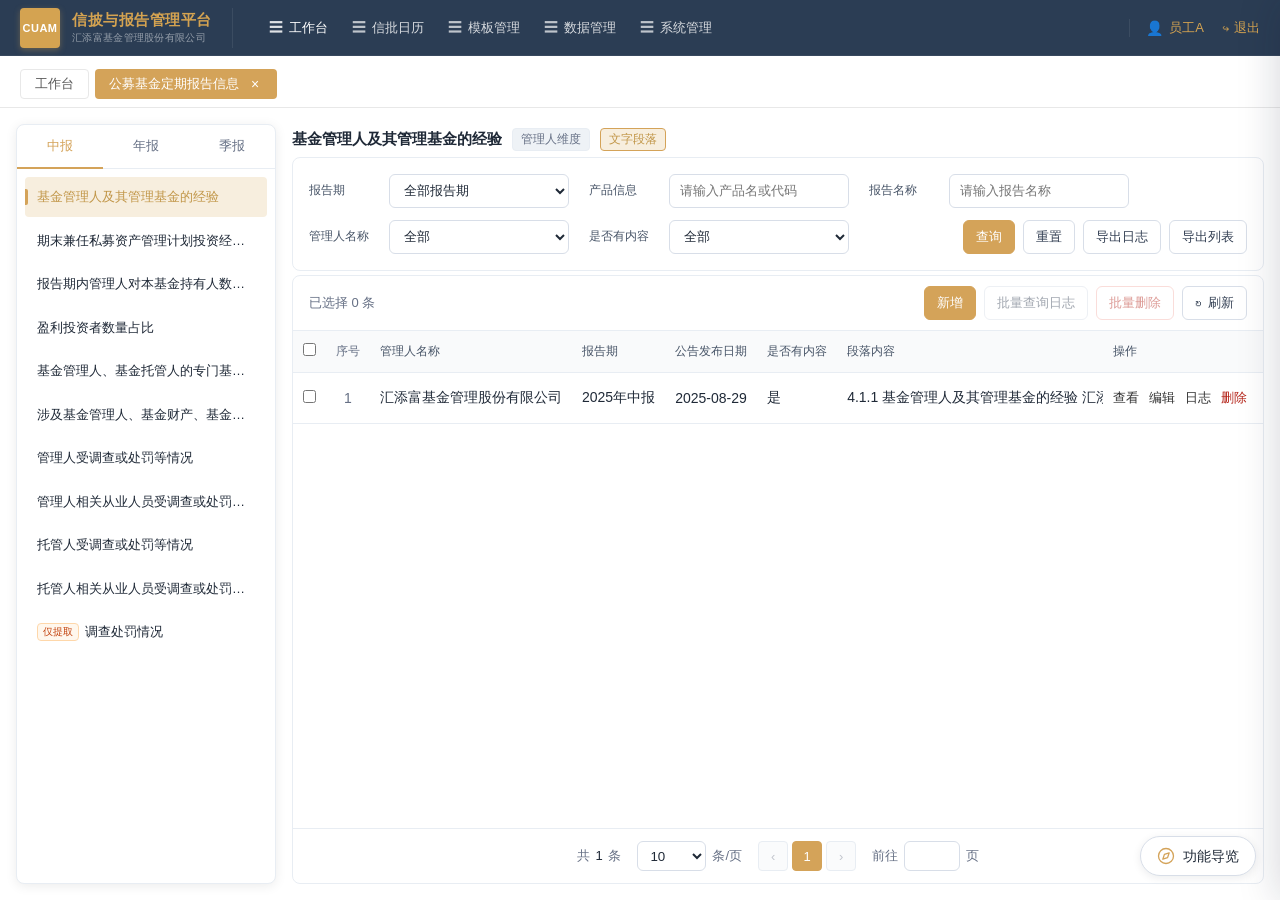
<file: index.html>
<!DOCTYPE html>
<html lang="zh-CN">
<head>
  <meta charset="UTF-8">
  <meta name="viewport" content="width=device-width, initial-scale=1.0">
  <title>公募基金定期报告信息</title>
  <link rel="stylesheet" href="./css/component.css">
  <link rel="stylesheet" href="./css/style.css">
  <link rel="stylesheet" href="./css/report-info.css">
  <link rel="stylesheet" href="./css/demo-nav.css">
</head>
<body>

  <!-- ============================================================
       A. 顶部导航
       ============================================================ -->
  <header class="top-nav-bar">
    <nav class="top-nav">
      <div class="nav-logo">
        <div class="nav-logo-icon">CUAM</div>
        <div class="nav-logo-text">
          <span class="main-title">信披与报告管理平台</span>
          <span class="sub-title">汇添富基金管理股份有限公司</span>
        </div>
      </div>

      <ul class="nav-menu">
        <li class="nav-menu-item active">
          <span class="menu-icon">☰</span>工作台
        </li>
        <li class="nav-menu-item">
          <span class="menu-icon">☰</span>信批日历
        </li>
        <li class="nav-menu-item">
          <span class="menu-icon">☰</span>模板管理
        </li>
        <li class="nav-menu-item">
          <span class="menu-icon">☰</span>数据管理
        </li>
        <li class="nav-menu-item">
          <span class="menu-icon">☰</span>系统管理
        </li>
      </ul>

      <div class="nav-actions">
        <div class="user-info">
          <span class="user-icon">👤</span>
          员工A
        </div>
        <div class="action-btn">
          <span class="action-icon">↪</span>
          退出
        </div>
      </div>
    </nav>
  </header>

  <!-- ============================================================
       B. 系统标签栏
       ============================================================ -->
  <div class="system-tabs-bar" id="tabBar">
    <div class="breadcrumb-trail" aria-label="位置">工作台</div>
    <div class="dynamic-tab-item active" data-tab="report-info">
      <span class="tab-title">公募基金定期报告信息</span>
      <span class="tab-close-icon" title="关闭标签" role="button" aria-label="关闭">×</span>
    </div>
  </div>

  <!-- ============================================================
       C. 业务主体
       ============================================================ -->
  <main class="page-body report-info-page">

    <!-- C.1 左侧：报告章节导航 -->
    <aside class="report-info-nav">
      <div class="report-info-nav__tabs" id="reportInfoNavTabs">
        <!-- 由 js/report-info.js 动态渲染 -->
      </div>
      <div class="report-info-nav__content" id="reportInfoNavContent">
        <!-- 由 js/report-info.js 动态渲染 -->
      </div>
    </aside>

    <!-- C.2 右侧：筛选区 + 表格区 -->
    <div class="report-info-main">

      <!-- 章节小标题 -->
      <section class="report-info-section-title">
        <div class="report-info-section-title__inner">
          <h2 class="report-info-content__title" id="reportInfoSheetTitle">—</h2>
          <span class="report-info-dimension-tag" id="reportInfoDimensionTag"></span>
          <span class="report-info-dimension-tag report-info-dimension-tag--content" id="reportInfoContentTypeTag"></span>
        </div>
      </section>

      <!-- 筛选区 -->
      <div class="filter-section">
        <section class="panel filters">
          <div class="filter-grid filter-grid--simple">
            <div class="field">
              <label for="reportPeriod">报告期</label>
              <select id="reportPeriod" class="control filter-select">
                <option value="">全部报告期</option>
              </select>
            </div>
            <div class="field">
              <label for="productInfo">产品信息</label>
              <input type="text" id="productInfo" class="control filter-input" placeholder="请输入产品名或代码">
            </div>
            <div class="field">
              <label for="reportName">报告名称</label>
              <input type="text" id="reportName" class="control filter-input" placeholder="请输入报告名称">
            </div>
            <div class="field">
              <label for="managerName">管理人名称</label>
              <select id="managerName" class="control filter-select">
                <option value="">全部</option>
              </select>
            </div>
            <div class="field">
              <label for="hasContent">是否有内容</label>
              <select id="hasContent" class="control filter-select">
                <option value="">全部</option>
                <option value="是">是</option>
                <option value="否">否</option>
              </select>
            </div>
            <div class="btn-row">
              <button class="btn primary" id="reportInfoSearchBtn" type="button">查询</button>
              <button class="btn" id="reportInfoResetBtn" type="button">重置</button>
              <button class="btn" id="reportInfoExportLogBtn" type="button">导出日志</button>
              <button class="btn" id="reportInfoExportListBtn" type="button">导出列表</button>
            </div>
          </div>
        </section>
      </div>

      <!-- 表格区 -->
      <section class="panel">
        <div class="table-toolbar">
          <div class="selection-info" id="reportInfoSelectionInfo">已选择 0 条</div>
          <div class="btn-row">
            <button class="btn primary" id="reportInfoAddBtn" type="button">新增</button>
            <button class="btn" id="reportInfoBatchLogBtn" disabled>批量查询日志</button>
            <button class="btn danger" id="reportInfoBatchDeleteBtn" disabled>批量删除</button>
            <button class="btn btn-refresh" id="reportInfoRefreshBtn" title="刷新列表" type="button"><span class="refresh-icon">↻</span> 刷新</button>
          </div>
        </div>
        <div class="table-wrap">
          <table>
            <thead id="reportInfoTableHead">
              <!-- 由 js/report-info.js 动态渲染 -->
            </thead>
            <tbody id="reportInfoTableBody">
              <!-- 由 js/report-info.js 动态渲染 -->
            </tbody>
          </table>
          <div class="empty" id="reportInfoEmpty" hidden>暂无数据</div>
        </div>

        <!-- 分页组件 -->
        <div class="pagination-container" id="reportInfoPagination">
          <div class="pagination-info">
            共 <span class="pagination-total" id="reportInfoPaginationTotal">0</span> 条
          </div>

          <div class="pagination-size">
            <select class="control pagination-size-select" id="reportInfoPageSizeSelect">
              <option value="5">5</option>
              <option value="10" selected>10</option>
              <option value="20">20</option>
              <option value="50">50</option>
            </select>
            <span class="pagination-size-suffix">条/页</span>
          </div>

          <div class="pagination-nav" id="reportInfoPaginationNav">
            <button class="page-btn page-btn-prev" data-page="prev" title="上一页" disabled>‹</button>
            <button class="page-btn active" data-page="1">1</button>
            <button class="page-btn page-btn-next" data-page="next" title="下一页" disabled>›</button>
          </div>

          <div class="pagination-jump">
            前往
            <input type="number" class="control pagination-jump-input" id="reportInfoJumpInput" min="1">
            页
          </div>
        </div>
      </section>

    </div>

  </main>

  <div class="modal-mask" id="recordModalMask">
    <div aria-modal="true" aria-labelledby="recordModalTitle" class="modal record-modal" role="dialog">
      <div class="record-modal__header">
        <h2 id="recordModalTitle">查看记录</h2>
        <button class="btn icon-btn" id="recordModalCloseX" title="关闭" type="button">×</button>
      </div>
      <div class="record-modal__body" id="recordModalBody"></div>
      <div class="modal-actions record-modal__footer">
        <button class="btn" id="recordModalCancelBtn" type="button">取消</button>
        <button class="btn primary" id="recordModalSaveBtn" type="button">保存</button>
      </div>
    </div>
  </div>

  <div class="modal-mask" id="confirmModalMask">
    <div aria-modal="true" aria-labelledby="confirmModalTitle" class="modal confirm-modal" role="dialog">
      <h2 id="confirmModalTitle">确认删除记录</h2>
      <p id="confirmModalBody">确定要删除这条记录吗？</p>
      <div class="modal-actions">
        <button class="btn" id="confirmModalCancelBtn" type="button">取消</button>
        <button class="btn danger" id="confirmModalConfirmBtn" type="button">确认删除</button>
      </div>
    </div>
  </div>

  <div class="toast" id="toast"></div>

  <!-- 功能导览面板挂载点 -->
  <div id="demo-nav-root"></div>

  <script src="./data/report-data.js"></script>
  <script src="./js/report-info.js"></script>
  <script src="./js/demo-nav.js"></script>
</body>
</html>
</file>
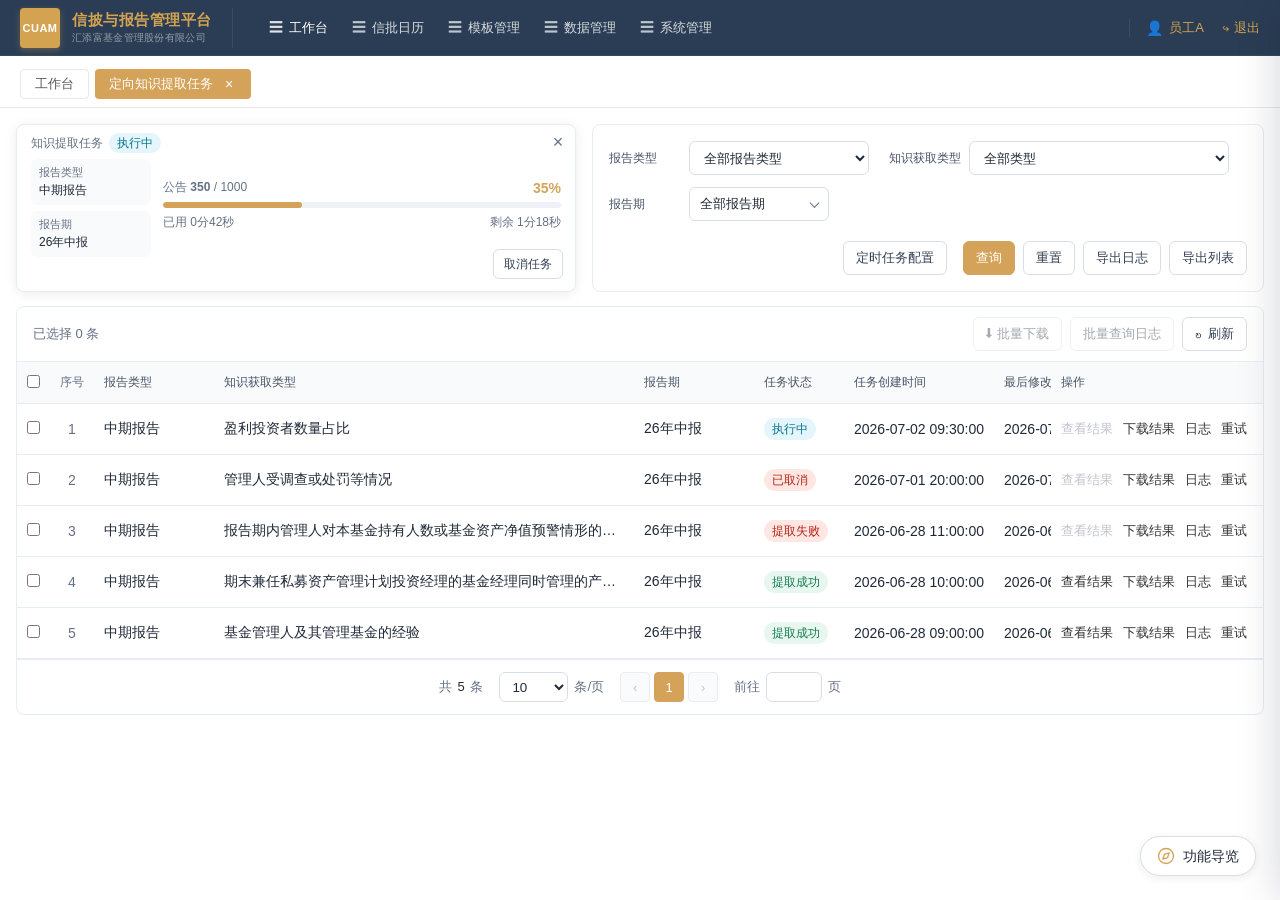
<file: extract-task.html>
<!DOCTYPE html>
<html lang="zh-CN">
<head>
  <meta charset="UTF-8">
  <meta name="viewport" content="width=device-width, initial-scale=1.0">
  <title>信披-定向知识提取任务</title>
  <link rel="stylesheet" href="./css/component.css">
  <link rel="stylesheet" href="./css/style.css">
  <link rel="stylesheet" href="./css/demo-nav.css">
</head>
<body>

  <!-- ============================================================
       A. 顶部导航
       ============================================================ -->
  <header class="top-nav-bar">
    <nav class="top-nav">
      <div class="nav-logo">
        <div class="nav-logo-icon">CUAM</div>
        <div class="nav-logo-text">
          <span class="main-title">信披与报告管理平台</span>
          <span class="sub-title">汇添富基金管理股份有限公司</span>
        </div>
      </div>

      <ul class="nav-menu">
        <li class="nav-menu-item active">
          <span class="menu-icon">☰</span>工作台
        </li>
        <li class="nav-menu-item">
          <span class="menu-icon">☰</span>信批日历
        </li>
        <li class="nav-menu-item">
          <span class="menu-icon">☰</span>模板管理
        </li>
        <li class="nav-menu-item">
          <span class="menu-icon">☰</span>数据管理
        </li>
        <li class="nav-menu-item">
          <span class="menu-icon">☰</span>系统管理
        </li>
      </ul>

      <div class="nav-actions">
        <div class="user-info">
          <span class="user-icon">👤</span>
          员工A
        </div>
        <div class="action-btn">
          <span class="action-icon">↪</span>
          退出
        </div>
      </div>
    </nav>
  </header>

  <!-- ============================================================
       B. 系统标签栏
       ============================================================ -->
  <div class="system-tabs-bar" id="tabBar">
    <div class="breadcrumb-trail" aria-label="位置">工作台</div>
    <div class="dynamic-tab-item active" data-tab="extract">
      <span class="tab-title">定向知识提取任务</span>
      <span class="tab-close-icon" title="关闭标签" role="button" aria-label="关闭">×</span>
    </div>
  </div>

  <!-- ============================================================
       C. 业务主体
       ============================================================ -->
  <main class="page-body">

    <!-- C.1 筛选区 + 正在执行任务面板 -->
    <div class="filter-section">
      <!-- 正在执行任务面板 -->
      <aside class="task-panel" id="taskPanel" aria-live="polite">
        <button class="task-panel-close" id="taskPanelCloseBtn" type="button" aria-label="关闭正在执行任务">×</button>
        <div class="task-panel-header">
          <span class="task-panel-title">知识提取任务</span>
          <span class="task-panel-status" id="taskPanelStatus">执行中</span>
        </div>
        <div class="task-panel-body">
          <div class="task-panel-main">
            <div class="task-panel-info">
              <div class="task-panel-row">
                <span class="task-panel-label">报告类型</span>
                <span class="task-panel-value" id="taskReportType">--</span>
              </div>
              <div class="task-panel-row">
                <span class="task-panel-label">报告期</span>
                <span class="task-panel-value" id="taskReportPeriod">--</span>
              </div>
            </div>
            <div class="task-panel-progress">
              <div class="task-panel-progress-meta">
                <span>公告 <strong id="taskProcessed">0</strong> / <span id="taskTotal">0</span></span>
                <span class="task-panel-percent" id="taskPercent">0%</span>
              </div>
              <div class="task-panel-progress-bar">
                <div class="task-panel-progress-fill" id="taskProgressFill"></div>
              </div>
              <div class="task-panel-progress-meta">
                <span>已用 <span id="taskElapsed">0分00秒</span></span>
                <span>剩余 <span id="taskRemaining">计算中</span></span>
              </div>
            </div>
          </div>
          <div class="task-panel-actions">
            <button class="btn" id="taskCancelBtn">取消任务</button>
          </div>
        </div>
      </aside>

      <section class="panel filters">
        <div class="filter-grid filter-grid--simple">
          <div class="field">
            <label for="reportType">报告类型</label>
            <select id="reportType" class="control filter-select">
              <option value="">全部报告类型</option>
              <option value="quarterly">季度报告</option>
              <option value="semiAnnual">中期报告</option>
              <option value="annual">年度报告</option>
            </select>
          </div>
          <div class="field knowledge-type-field">
            <label for="knowledgeType">知识获取类型</label>
            <select id="knowledgeType" class="control filter-select filter-select--wide">
              <option value="">全部类型</option>
              <option value="1">基金管理人及其管理基金的经验</option>
              <option value="2">期末兼任私募资产管理计划投资经理的基金经理同时管理的产品情况</option>
              <option value="3">报告期内管理人对本基金持有人数或基金资产净值预警情形的说明</option>
              <option value="4">盈利投资者数量占比</option>
              <option value="5">基金管理人、基金托管人的专门基金托管部门的重大人事变动</option>
              <option value="6">涉及基金管理人、基金财产、基金托管业务的诉讼</option>
              <option value="7">管理人受调查或处罚等情况</option>
              <option value="8">管理人相关从业人员受调查或处罚等情况</option>
              <option value="9">托管人受调查或处罚等情况</option>
              <option value="10">托管人相关从业人员受调查或处罚等情况</option>
            </select>
          </div>
          <div class="field report-period-field">
            <label for="reportPeriod">报告期</label>
            <div class="custom-select" id="reportPeriodDropdown">
              <input type="hidden" id="reportPeriod" value="">
              <button class="control custom-select__trigger" id="reportPeriodTrigger" type="button">全部报告期</button>
              <div class="custom-select__menu" id="reportPeriodMenu"></div>
            </div>
          </div>
          <div class="btn-row">
            <button class="btn schedule-btn" id="scheduleBtn">定时任务配置</button>
            <button class="btn primary" id="searchBtn">查询</button>
            <button class="btn" id="resetBtn">重置</button>
            <button class="btn" id="exportLogBtn">导出日志</button>
            <button class="btn" id="exportListBtn">导出列表</button>
          </div>
        </div>
      </section>
    </div>

    <!-- C.2 列表区 -->
    <section class="panel">
      <div class="table-toolbar">
        <div class="selection-info" id="selectionInfo">已选择 0 条</div>
        <div class="btn-row">
          <button class="btn" id="batchExportBtn" disabled>⬇ 批量下载</button>
          <button class="btn" id="batchLogBtn" disabled>批量查询日志</button>
          <button class="btn btn-refresh" id="refreshBtn" title="刷新列表"><span class="refresh-icon">↻</span> 刷新</button>
        </div>
      </div>

      <div class="table-wrap">
        <table>
          <thead>
            <tr>
              <th class="check-col"><input id="checkAll" aria-label="全选" type="checkbox"></th>
              <th class="col-index">序号</th>
              <th class="type-col">报告类型</th>
              <th class="knowledge-col">知识获取类型</th>
              <th class="period-col">报告期</th>
              <th class="status-col">任务状态</th>
              <th class="time-col">任务创建时间</th>
              <th class="time-col">最后修改时间</th>
              <th class="operator-col">操作人</th>
              <th class="sticky-right">操作</th>
            </tr>
          </thead>
          <tbody id="resultRows">
            <!-- 由 js/app.js 根据 data/data.js 动态渲染 -->
          </tbody>
        </table>
        <div class="empty" id="emptyState" hidden>暂无符合条件的提取结果</div>
      </div>

      <!-- 分页组件 -->
      <div class="pagination-container" id="pagination">
        <div class="pagination-info">
          共 <span class="pagination-total" id="paginationTotal">1</span> 条
        </div>

        <div class="pagination-size">
          <select class="control pagination-size-select" id="pageSizeSelect">
            <option value="5">5</option>
            <option value="10" selected>10</option>
            <option value="20">20</option>
            <option value="50">50</option>
          </select>
          <span class="pagination-size-suffix">条/页</span>
        </div>

        <div class="pagination-nav" id="paginationNav">
          <button class="page-btn page-btn-prev" data-page="prev" title="上一页" disabled>‹</button>
          <button class="page-btn active" data-page="1">1</button>
          <button class="page-btn page-btn-next" data-page="next" title="下一页" disabled>›</button>
        </div>

        <div class="pagination-jump">
          前往
          <input type="number" class="control pagination-jump-input" id="jumpInput" min="1">
          页
        </div>
      </div>
    </section>

  </main>

  <!-- ============================================================
       D. Modal / Toast 浮层
       ============================================================ -->
  <div class="modal-mask" id="confirmMask">
    <div aria-modal="true" aria-labelledby="confirmTitle" class="modal" role="dialog">
      <h2 id="confirmTitle">确认操作</h2>
      <p id="confirmText">确定要继续吗？</p>
      <div class="modal-actions">
        <button class="btn" id="cancelConfirm">取消</button>
        <button class="btn danger" id="okConfirm">确认</button>
      </div>
    </div>
  </div>

  <div class="modal-mask" id="logModalMask">
    <div aria-modal="true" aria-labelledby="logModalTitle" class="modal log-modal" role="dialog">
      <div class="log-modal-header">
        <h2 id="logModalTitle">操作日志</h2>
        <button class="btn icon-btn" id="closeLogModalX" title="关闭">×</button>
      </div>
      <div class="log-modal-body">
        <table class="log-modal-table">
          <thead>
            <tr>
              <th>操作时间</th>
              <th>操作人</th>
              <th>操作类型</th>
              <th>任务状态</th>
            </tr>
          </thead>
          <tbody id="logModalBody"></tbody>
        </table>
      </div>
      <div class="log-modal-footer">
        <button class="btn" id="closeLogModalBtn">关闭</button>
      </div>
    </div>
  </div>

  <div class="modal-mask" id="batchLogModalMask">
    <div aria-modal="true" aria-labelledby="batchLogModalTitle" class="modal batch-log-modal" role="dialog">
      <div class="log-modal-header">
        <h2 id="batchLogModalTitle">批量查询日志</h2>
        <button class="btn icon-btn" id="closeBatchLogModalX" title="关闭">×</button>
      </div>
      <div class="log-modal-body">
        <table class="log-modal-table batch-log-table">
          <thead>
            <tr>
              <th>序号</th>
              <th>报告类型</th>
              <th>知识获取类型</th>
              <th>报告期</th>
              <th>操作人</th>
              <th>操作时间</th>
              <th>操作类型</th>
            </tr>
          </thead>
          <tbody id="batchLogModalBody"></tbody>
        </table>
      </div>
      <div class="log-modal-footer">
        <button class="btn" id="closeBatchLogModalBtn">关闭</button>
      </div>
    </div>
  </div>

  <div class="modal-mask" id="scheduleModalMask">
    <div aria-modal="true" aria-labelledby="scheduleModalTitle" class="modal schedule-modal" role="dialog">
      <div class="log-modal-header">
        <h2 id="scheduleModalTitle">定时任务配置</h2>
        <button class="btn icon-btn" id="closeScheduleModalX" title="关闭">×</button>
      </div>
      <div class="log-modal-body">
        <table class="log-modal-table schedule-table">
          <thead>
            <tr>
              <th>报告类型</th>
              <th>报告期</th>
              <th>是否执行</th>
              <th>执行时间</th>
            </tr>
          </thead>
          <tbody id="scheduleModalBody"></tbody>
        </table>
      </div>
      <div class="log-modal-footer">
        <button class="btn" id="cancelScheduleBtn">取消</button>
        <button class="btn primary" id="saveScheduleBtn">保存</button>
      </div>
    </div>
  </div>

  <div class="toast" id="toast"></div>

  <!-- 演示导航辅助面板挂载点 -->
  <div id="demo-nav-root"></div>

  <script src="./data/data.js"></script>
  <script src="./js/app.js"></script>
  <script src="./js/demo-nav.js"></script>
</body>
</html>
</file>
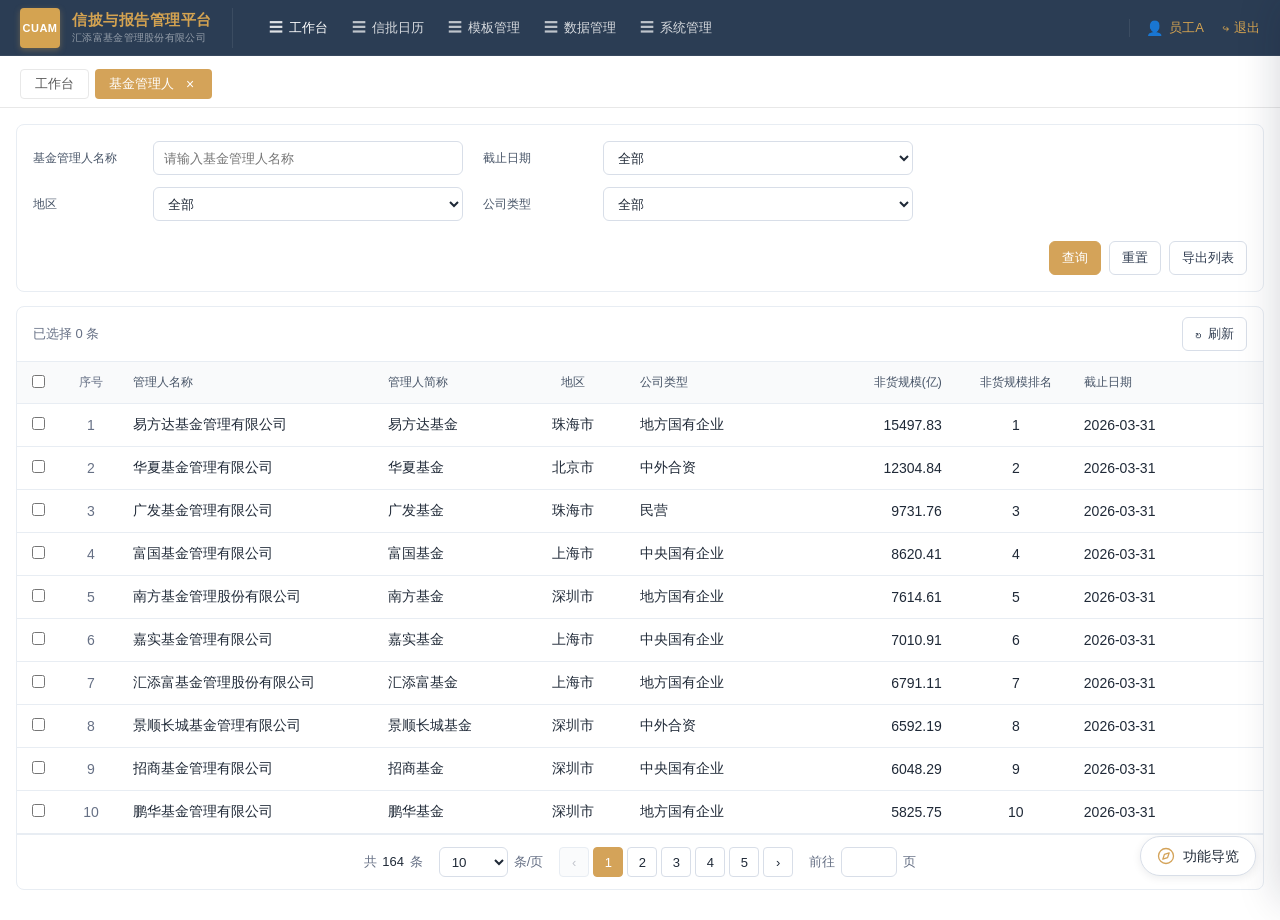
<file: fund-manager.html>
<!DOCTYPE html>
<html lang="zh-CN">
<head>
  <meta charset="UTF-8">
  <meta name="viewport" content="width=device-width, initial-scale=1.0">
  <title>基金管理人</title>
  <link rel="stylesheet" href="./css/component.css">
  <link rel="stylesheet" href="./css/style.css">
  <link rel="stylesheet" href="./css/demo-nav.css">
  <style>
    /* 基金管理人页面表格列宽微调 */
    .fund-manager-table .col-amount {
      min-width: 130px;
      text-align: right;
      padding-right: 16px;
      font-variant-numeric: tabular-nums;
      white-space: nowrap;
    }
    .fund-manager-table .col-rank {
      min-width: 90px;
      text-align: center;
      font-variant-numeric: tabular-nums;
      white-space: nowrap;
    }
    .fund-manager-table .col-abbr {
      min-width: 110px;
      white-space: nowrap;
    }
    .fund-manager-table .col-area {
      min-width: 90px;
      text-align: center;
      white-space: nowrap;
    }
    .fund-manager-table .col-type {
      min-width: 130px;
      white-space: nowrap;
    }

    /* 筛选区 label 与输入框间距修复 */
    .filter-grid--simple .field {
      flex-basis: 430px;
      max-width: 460px;
      gap: 8px;
    }
    .filter-grid--simple .field label {
      width: 112px;
    }
    .filter-grid--simple input.filter-input {
      min-width: 260px;
    }
    .filter-grid--simple .btn-row {
      flex: 0 0 100%;
      justify-content: flex-end;
      margin-left: 0;
      margin-top: 8px;
    }
  </style>
</head>
<body>

  <!-- ============================================================
       A. 顶部导航
       ============================================================ -->
  <header class="top-nav-bar">
    <nav class="top-nav">
      <div class="nav-logo">
        <div class="nav-logo-icon">CUAM</div>
        <div class="nav-logo-text">
          <span class="main-title">信披与报告管理平台</span>
          <span class="sub-title">汇添富基金管理股份有限公司</span>
        </div>
      </div>

      <ul class="nav-menu">
        <li class="nav-menu-item active">
          <span class="menu-icon">☰</span>工作台
        </li>
        <li class="nav-menu-item">
          <span class="menu-icon">☰</span>信批日历
        </li>
        <li class="nav-menu-item">
          <span class="menu-icon">☰</span>模板管理
        </li>
        <li class="nav-menu-item">
          <span class="menu-icon">☰</span>数据管理
        </li>
        <li class="nav-menu-item">
          <span class="menu-icon">☰</span>系统管理
        </li>
      </ul>

      <div class="nav-actions">
        <div class="user-info">
          <span class="user-icon">👤</span>
          员工A
        </div>
        <div class="action-btn">
          <span class="action-icon">↪</span>
          退出
        </div>
      </div>
    </nav>
  </header>

  <!-- ============================================================
       B. 系统标签栏
       ============================================================ -->
  <div class="system-tabs-bar" id="tabBar">
    <div class="breadcrumb-trail" aria-label="位置">工作台</div>
    <div class="dynamic-tab-item active" data-tab="fund-manager">
      <span class="tab-title">基金管理人</span>
      <span class="tab-close-icon" title="关闭标签" role="button" aria-label="关闭">×</span>
    </div>
  </div>

  <!-- ============================================================
       C. 业务主体
       ============================================================ -->
  <main class="page-body">

    <!-- C.1 筛选区 -->
    <div class="filter-section">
      <section class="panel filters">
        <div class="filter-grid filter-grid--simple">
          <div class="field">
            <label for="managerName">基金管理人名称</label>
            <input type="text" id="managerName" class="control filter-input" placeholder="请输入基金管理人名称">
          </div>
          <div class="field">
            <label for="endDateSelect">截止日期</label>
            <select id="endDateSelect" class="control filter-input">
              <option value="">全部</option>
            </select>
          </div>
          <div class="field">
            <label for="areaSelect">地区</label>
            <select id="areaSelect" class="control filter-input">
              <option value="">全部</option>
            </select>
          </div>
          <div class="field">
            <label for="companyTypeSelect">公司类型</label>
            <select id="companyTypeSelect" class="control filter-input">
              <option value="">全部</option>
            </select>
          </div>
          <div class="btn-row">
            <button class="btn primary" id="searchBtn">查询</button>
            <button class="btn" id="resetBtn">重置</button>
            <button class="btn" id="exportBtn">导出列表</button>
          </div>
        </div>
      </section>
    </div>

    <!-- C.2 列表区 -->
    <section class="panel">
      <div class="table-toolbar">
        <div class="selection-info" id="selectionInfo">已选择 0 条</div>
        <div class="btn-row">
          <button class="btn btn-refresh" id="refreshBtn" title="刷新列表"><span class="refresh-icon">↻</span> 刷新</button>
        </div>
      </div>

      <div class="table-wrap">
        <table class="fund-manager-table">
          <thead>
            <tr>
              <th class="check-col"><input id="checkAll" aria-label="全选" type="checkbox"></th>
              <th class="col-index">序号</th>
              <th class="knowledge-col">管理人名称</th>
              <th class="col-abbr">管理人简称</th>
              <th class="col-area">地区</th>
              <th class="col-type">公司类型</th>
              <th class="col-amount">非货规模(亿)</th>
              <th class="col-rank">非货规模排名</th>
              <th class="time-col">截止日期</th>
            </tr>
          </thead>
          <tbody id="resultRows">
            <!-- 由 js/fund-manager.js 根据 data/fund-manager-data.js 动态渲染 -->
          </tbody>
        </table>
        <div class="empty" id="emptyState" hidden>暂无符合条件的基金管理人</div>
      </div>

      <!-- 分页组件 -->
      <div class="pagination-container" id="pagination">
        <div class="pagination-info">
          共 <span class="pagination-total" id="paginationTotal">0</span> 条
        </div>

        <div class="pagination-size">
          <select class="control pagination-size-select" id="pageSizeSelect">
            <option value="5">5</option>
            <option value="10" selected>10</option>
            <option value="20">20</option>
            <option value="50">50</option>
          </select>
          <span class="pagination-size-suffix">条/页</span>
        </div>

        <div class="pagination-nav" id="paginationNav">
          <button class="page-btn page-btn-prev" data-page="prev" title="上一页" disabled>‹</button>
          <button class="page-btn active" data-page="1">1</button>
          <button class="page-btn page-btn-next" data-page="next" title="下一页" disabled>›</button>
        </div>

        <div class="pagination-jump">
          前往
          <input type="number" class="control pagination-jump-input" id="jumpInput" min="1">
          页
        </div>
      </div>
    </section>

  </main>

  <!-- ============================================================
       D. Modal / Toast 浮层
       ============================================================ -->
  <div class="toast" id="toast"></div>

  <!-- 演示导航辅助面板挂载点 -->
  <div id="demo-nav-root"></div>

  <script src="./data/fund-manager-data.js"></script>
  <script src="./js/fund-manager.js"></script>
  <script src="./js/demo-nav.js"></script>
</body>
</html>
</file>
<file: css/component.css>
/* ============================================================
   公共组件样式 (component.css)
   包含：CSS Reset、变量、顶栏、系统标签栏、按钮、表单控件、
         Tag、分页、弹窗/Toast、日志抽屉、日期范围选择器
   ============================================================ */

/* ============================================================
   一、CSS Reset & Base
   ============================================================ */
*, *::before, *::after { box-sizing: border-box; margin: 0; padding: 0; }
html { font-size: 14px; }
body {
  font-family: "Microsoft YaHei", "PingFang SC", "Helvetica Neue", Arial, sans-serif;
  background: #ffffff;
  color: #333;
  min-height: 100vh;
}
a { text-decoration: none; color: inherit; }
ul { list-style: none; }

/* ============================================================
   二、CSS Variables
      ① 顶栏/标签栏沿用主系统色 (硬编码为主)
      ② 业务主体新增 biz- 前缀变量(避免与顶栏 --primary 冲突)
   ============================================================ */
:root {
  /* 顶栏/标签栏主色(沿用主系统) */
  --primary: #f5a623;
  --primary-dark: #e8941a;
  --primary-light: #fff8ed;
  --bg-nav: #1a2a4a;
  --bg-nav-hover: #243556;
  --text-nav: #c8d4e8;
  --border: #e4e8f0;
  --shadow: 0 2px 12px rgba(0, 0, 0, 0.08);
  --radius: 8px;
  --radius-sm: 4px;

  /* 业务主体色板(biz- 前缀,与顶栏主题色隔离) */
  --biz-bg: #f6f7f9;
  --biz-panel: #ffffff;
  --biz-text: #1f2937;
  --biz-muted: #667085;
  --biz-line: #d8dee8;
  --biz-soft-line: #e8edf3;
  --biz-primary: #d4a359;            /* 金黄主题主色 */
  --biz-primary-weak: #f7eede;       /* 金黄主题弱底色 */
  --biz-primary-hover: #c19648;
  --biz-green: #147d52;
  --biz-green-weak: #e7f6ee;
  --biz-amber: #a16207;
  --biz-amber-weak: #fff4d6;
  --biz-red: #b42318;
  --biz-red-weak: #fee7e2;
  --biz-cyan: #08758f;
  --biz-cyan-weak: #e4f6fb;
  --biz-gray-weak: #eef2f6;
  --biz-shadow: 0 18px 48px rgba(15, 23, 42, .16);
  --biz-radius: 8px;
}

/* ============================================================
   三、TOP NAVIGATION (深蓝顶栏 + 毛玻璃吸顶)
   ============================================================ */
.top-nav-bar {
  position: sticky;
  top: 0;
  z-index: 1000;
}
.top-nav {
  display: flex;
  align-items: center;
  background: #2b3d54;
  height: 56px;
  padding: 0 20px;
  position: relative;
  left: 0;
  right: 0;
  width: 100%;
  z-index: 1000;
  border-bottom: 1px solid rgba(255, 255, 255, 0.06);
  transition: box-shadow 0.25s ease, background-color 0.25s ease,
              backdrop-filter 0.25s ease, -webkit-backdrop-filter 0.25s ease,
              border-color 0.25s ease;
}
.top-nav.is-scrolled {
  background: rgba(43, 61, 84, 0.86);
  -webkit-backdrop-filter: saturate(160%) blur(10px);
  backdrop-filter: saturate(160%) blur(10px);
  box-shadow: 0 4px 16px rgba(0, 0, 0, 0.18), 0 1px 0 rgba(255, 255, 255, 0.04) inset;
  border-bottom-color: rgba(255, 255, 255, 0.1);
}
@supports not ((backdrop-filter: blur(1px)) or (-webkit-backdrop-filter: blur(1px))) {
  .top-nav.is-scrolled { background: #243549; }
}
.nav-logo {
  display: flex;
  align-items: center;
  gap: 12px;
  padding-right: 20px;
  margin-right: 12px;
  border-right: 1px solid rgba(255, 255, 255, 0.08);
}
.nav-logo-icon {
  width: 40px;
  height: 40px;
  background: #d4a351;
  border-radius: 4px;
  display: flex;
  align-items: center;
  justify-content: center;
  font-size: 11px;
  font-weight: 700;
  color: #fff;
  letter-spacing: 0.5px;
  box-shadow: 0 2px 6px rgba(212, 163, 81, 0.35);
}
.nav-logo-text {
  display: flex;
  flex-direction: column;
  gap: 3px;
}
.nav-logo-text .main-title {
  font-size: 15px;
  font-weight: 600;
  color: #d4a351;
  line-height: 1.2;
  letter-spacing: 0.5px;
}
.nav-logo-text .sub-title {
  font-size: 10px;
  color: rgba(255, 255, 255, 0.5);
  line-height: 1.2;
  letter-spacing: 0.3px;
}
.nav-menu {
  display: flex;
  align-items: center;
  flex: 1;
  min-width: 0;
  padding: 0 12px;
  gap: 0;
  overflow-x: auto;
  scroll-behavior: smooth;
  scrollbar-width: none;
  -ms-overflow-style: none;
}
.nav-menu::-webkit-scrollbar { display: none; }
.nav-menu-item {
  display: flex;
  align-items: center;
  gap: 6px;
  padding: 8px 12px;
  color: rgba(255, 255, 255, 0.82);
  font-size: 13px;
  white-space: nowrap;
  cursor: pointer;
  transition: color 0.2s;
  position: relative;
  flex-shrink: 0;
  text-decoration: none;
  border-bottom: none;
}
.nav-menu-item .menu-icon { font-size: 14px; opacity: 0.85; }
.nav-menu-item:hover { color: #fff; }
.nav-menu-item.active { color: #fff; }
.nav-actions {
  display: flex;
  align-items: center;
  gap: 18px;
  padding-left: 16px;
  border-left: 1px solid rgba(255, 255, 255, 0.08);
}
.user-info {
  display: flex;
  align-items: center;
  gap: 6px;
  color: #d4a351;
  font-size: 13px;
  cursor: default;
  transition: color 0.2s;
}
.user-info:hover { color: #fff; }
.user-info .user-icon { font-size: 14px; }
.action-btn {
  display: flex;
  align-items: center;
  gap: 5px;
  color: #d4a351;
  font-size: 13px;
  cursor: pointer;
  padding: 0;
  transition: color 0.2s;
}
.action-btn:hover { color: #fff; }
.action-btn .action-icon { font-size: 14px; }

/* ============================================================
   四、SYSTEM TABS BAR (顶栏下方: 面包屑 + 动态页签)
   ============================================================ */
.system-tabs-bar {
  position: sticky;
  top: 56px;
  z-index: 999;
  display: flex;
  align-items: flex-end;
  gap: 0;
  padding: 12px 20px 0 20px;
  background: #ffffff;
  border-bottom: 1px solid #e8e8e8;
  height: 52px;
  box-sizing: border-box;
}
.breadcrumb-trail {
  display: inline-flex;
  align-items: center;
  justify-content: center;
  height: 30px;
  margin-bottom: 8px;
  padding: 0 14px;
  background: #ffffff;
  border: 1px solid #e8e8e8;
  border-radius: 4px;
  color: #595959;
  font-size: 13px;
  user-select: none;
  cursor: default;
  margin-right: 6px;
}
.dynamic-tab-item {
  display: inline-flex;
  align-items: center;
  height: 30px;
  margin-bottom: 8px;
  padding: 0 14px;
  background: #ffffff;
  border: 1px solid #e8e8e8;
  border-radius: 4px;
  color: #595959;
  font-size: 13px;
  cursor: pointer;
  user-select: none;
  max-width: 220px;
  transition: color 0.2s, background-color 0.2s;
}
.dynamic-tab-item:hover { color: #1a2a4a; }
.dynamic-tab-item .tab-title {
  overflow: hidden;
  text-overflow: ellipsis;
  white-space: nowrap;
}
.dynamic-tab-item.active {
  background-color: #d4a359 !important;
  color: #ffffff !important;
  border: none !important;
  font-weight: normal !important;
}
.dynamic-tab-item.active:hover { color: #ffffff !important; }
.tab-close-icon {
  display: inline-flex;
  align-items: center;
  justify-content: center;
  width: 16px;
  height: 16px;
  margin-left: 8px;
  border-radius: 50%;
  color: rgba(0, 0, 0, 0.45);
  font-size: 14px;
  line-height: 1;
  transition: color 0.15s, background 0.15s;
  flex-shrink: 0;
}
.tab-close-icon:hover { color: #ff4d4f; }
.tab-close-icon:active { color: #cf1322; }
.dynamic-tab-item.active .tab-close-icon { color: #ffffff; }
.dynamic-tab-item.active .tab-close-icon:hover { color: #fff5e6; }
.dynamic-tab-item.active .tab-close-icon:active { color: #ffd591; }
.system-tabs-bar.is-scrolled {
  background: rgba(255, 255, 255, 0.86);
  -webkit-backdrop-filter: saturate(160%) blur(10px);
  backdrop-filter: saturate(160%) blur(10px);
  box-shadow: 0 2px 8px rgba(0, 0, 0, 0.06);
}

/* ============================================================
   五、Buttons
   ============================================================ */
.btn {
  min-height: 34px;
  border: 1px solid var(--biz-line);
  background: #fff;
  color: #344054;
  border-radius: 6px;
  padding: 0 12px;
  display: inline-flex;
  align-items: center;
  justify-content: center;
  gap: 6px;
  white-space: nowrap;
  font-weight: 400;
  transition: border-color .15s, background-color .15s, color .15s;
}
.btn:hover {
  border-color: var(--biz-primary);
  color: var(--biz-primary);
}
.btn.primary {
  background: var(--biz-primary);
  border-color: var(--biz-primary);
  color: #fff;
}
.btn.primary:hover {
  background: var(--biz-primary-hover);
  border-color: var(--biz-primary-hover);
  color: #fff;
}
.btn.danger {
  color: var(--biz-red);
  border-color: #f5b5ae;
  background: #fff;
}
.btn.danger:hover {
  background: var(--biz-red-weak);
  color: var(--biz-red);
  border-color: var(--biz-red);
}
.btn.ghost {
  border-color: transparent;
  background: transparent;
}
.btn:disabled {
  cursor: not-allowed;
  opacity: .45;
}
.btn:disabled:hover {
  border-color: var(--biz-line);
  color: #344054;
  background: #fff;
}
.icon-btn {
  width: 32px;
  height: 32px;
  padding: 0;
  border-radius: 6px;
}

/* 刷新按钮 */
.btn-refresh .refresh-icon {
  display: inline-block;
  transition: transform .35s ease, color .15s ease;
}
.btn-refresh:hover .refresh-icon {
  transform: rotate(180deg);
  color: var(--biz-primary);
}

/* 行内文字按钮 */
.link-btn {
  border: 0;
  background: transparent;
  color: #333;
  padding: 4px 0;
  font-size: 13px;
  font-weight: 400;
  transition: color .2s ease;
}
.link-btn:hover { color: var(--biz-primary-hover); text-decoration: none; }
.link-btn.danger { color: var(--biz-red); }
.link-btn.danger:hover { color: #8a1812; }
.link-btn:disabled,
.link-btn[disabled] {
  color: #c0c4cc;
  cursor: not-allowed;
}
.link-btn:disabled:hover,
.link-btn[disabled]:hover { color: #c0c4cc; }

/* ============================================================
   六、Form Controls
   ============================================================ */
.control {
  width: 100%;
  height: 34px;
  border: 1px solid var(--biz-line);
  border-radius: 6px;
  padding: 0 10px;
  background: #fff;
  color: var(--biz-text);
  outline: none;
  font-weight: 400;
}
.control:focus {
  border-color: var(--biz-primary);
  box-shadow: 0 0 0 3px rgba(212, 163, 89, .12);
}
.field {
  display: flex;
  align-items: center;
  gap: 8px;
  min-width: 0;
}
.field label {
  display: inline-block;
  color: #475467;
  margin-bottom: 0;
  font-size: 12px;
  font-weight: 400;
  white-space: nowrap;
  flex-shrink: 0;
}

/* 日期范围一体化组件 */
.date-range-picker-input {
  display: flex;
  flex-wrap: nowrap;
  align-items: center;
  flex: 1;
  min-width: 0;
  height: 34px;
  border: 1px solid var(--biz-line);
  border-radius: 6px;
  background: #fff;
  padding: 0 10px;
  gap: 6px;
  transition: border-color .15s, box-shadow .15s;
}
.date-range-picker-input:focus-within {
  border-color: var(--biz-primary);
  box-shadow: 0 0 0 3px rgba(212, 163, 89, .12);
}
.date-range-picker-input input[type="date"] {
  border: none;
  outline: none;
  background: transparent;
  color: var(--biz-text);
  font-size: 13px;
  min-width: 100px;
  flex: 1;
  width: auto;
  padding: 0;
}
.date-range-picker-input input[type="date"]::-webkit-calendar-picker-indicator {
  opacity: .5;
  cursor: pointer;
}
.range-separator {
  color: var(--biz-muted);
  font-size: 12px;
  flex-shrink: 0;
  margin: 0 4px;
  user-select: none;
}

/* 下拉弹框 */
.btn-row-dropdown {
  position: relative;
  display: inline-flex;
  align-items: center;
  gap: 8px;
}
.btn-row-dropdown-title {
  font-size: 14px;
  color: #6b7280;
  white-space: nowrap;
}
.btn-row-dropdown-trigger {
  appearance: none;
  display: inline-flex;
  align-items: center;
  gap: 6px;
  height: 34px;
  padding: 0 10px;
  border: 1px solid var(--biz-line);
  border-radius: 6px;
  background: #fff;
  color: #344054;
  font-size: 14px;
  line-height: 1;
  cursor: pointer;
  white-space: nowrap;
  font-weight: 400;
  transition: border-color .15s, color .15s;
}
.btn-row-dropdown-trigger:hover {
  border-color: var(--biz-primary);
  color: var(--biz-primary);
}
.btn-row-dropdown.is-open .btn-row-dropdown-trigger {
  border-color: var(--biz-primary);
  color: var(--biz-primary);
}
.btn-row-dropdown-caret {
  width: 7px;
  height: 7px;
  border-right: 1.5px solid currentColor;
  border-bottom: 1.5px solid currentColor;
  transform: rotate(45deg);
  transition: transform .15s;
  margin-top: -2px;
}
.btn-row-dropdown.is-open .btn-row-dropdown-caret {
  transform: rotate(-135deg);
  margin-top: 3px;
}
.btn-row-dropdown-menu {
  position: fixed;
  min-width: 180px;
  padding: 4px 0;
  background: #fff;
  border: 1px solid #e5e7eb;
  border-radius: 8px;
  box-shadow: 0 6px 16px rgba(0, 0, 0, 0.08);
  display: none;
  z-index: 9999;
}
.btn-row-dropdown.is-open .btn-row-dropdown-menu { display: block; }
.btn-row-dropdown-option {
  display: flex;
  align-items: center;
  justify-content: space-between;
  gap: 8px;
  padding: 8px 12px;
  font-size: 13px;
  color: #333;
  cursor: pointer;
  line-height: 1.4;
  transition: background-color .12s, color .12s;
}
.btn-row-dropdown-option:hover { background: #f5f7fa; }
.btn-row-dropdown-option.active {
  color: var(--biz-primary);
  font-weight: 600;
}
.btn-row-dropdown-option.active::after {
  content: '✓';
  font-size: 12px;
  color: var(--biz-primary);
}

/* ============================================================
   七、Tag 彩色徽标
   ============================================================ */
.tag {
  display: inline-flex;
  align-items: center;
  justify-content: center;
  min-height: 22px;
  padding: 2px 8px;
  border-radius: 999px;
  font-size: 12px;
  line-height: 1.2;
  white-space: nowrap;
  font-weight: 400;
}
.tag.gold {
  background: var(--biz-primary-weak);
  color: var(--biz-primary);
}
.tag.green {
  background: var(--biz-green-weak);
  color: var(--biz-green);
}
.tag.amber {
  background: var(--biz-amber-weak);
  color: var(--biz-amber);
}
.tag.red {
  background: var(--biz-red-weak);
  color: var(--biz-red);
}
.tag.cyan {
  background: var(--biz-cyan-weak);
  color: var(--biz-cyan);
}
.tag.gray {
  background: var(--biz-gray-weak);
  color: #475467;
}
.tag.blue {
  background: #e8f1ff;
  color: #1769e0;
}
.tag-list {
  display: flex;
  flex-wrap: wrap;
  gap: 6px;
}

/* ============================================================
   八、Pagination 分页组件
   ============================================================ */
.pagination-container {
  display: flex;
  align-items: center;
  justify-content: center;
  gap: 16px;
  padding: 12px 16px;
  border-top: 1px solid var(--biz-soft-line);
  font-size: 13px;
  color: var(--biz-text);
  flex-wrap: wrap;
}
.pagination-info { color: var(--biz-muted); }
.pagination-total { font-weight: 500; color: var(--biz-text); padding: 0 2px; }

.pagination-size { display: flex; align-items: center; gap: 6px; }
.pagination-size-select {
  width: auto;
  min-width: 64px;
  height: 30px;
  padding: 0 24px 0 8px;
}
.pagination-size-suffix { color: var(--biz-muted); }

.pagination-nav { display: flex; align-items: center; gap: 4px; }
.page-btn {
  min-width: 30px;
  height: 30px;
  padding: 0 8px;
  border: 1px solid var(--biz-line);
  background: #fff;
  color: var(--biz-text);
  border-radius: 4px;
  font-size: 13px;
  cursor: pointer;
  transition: border-color .15s, color .15s, background-color .15s;
}
.page-btn:hover:not(:disabled):not(.active) {
  border-color: var(--biz-primary);
  color: var(--biz-primary);
}
.page-btn.active {
  background: var(--biz-primary);
  border-color: var(--biz-primary);
  color: #fff;
  cursor: default;
}
.page-btn:disabled {
  color: #c0c4cc;
  border-color: var(--biz-soft-line);
  background: #fafbfc;
  cursor: not-allowed;
}
.page-btn-ellipsis {
  border: 0; background: transparent; cursor: default; color: var(--biz-muted);
  padding: 0 4px; min-width: 24px;
}

.pagination-jump { display: flex; align-items: center; gap: 6px; color: var(--biz-muted); }
.pagination-jump-input {
  width: 56px;
  height: 30px;
  text-align: center;
}

/* ============================================================
   九、Modal / Toast (确认弹窗 + 轻提示)
   ============================================================ */
.modal-mask {
  position: fixed;
  inset: 0;
  background: rgba(15, 23, 42, .38);
  display: none;
  place-items: center;
  z-index: 1600;
  padding: 20px;
}
.modal-mask.open { display: grid; }
.modal {
  width: min(420px, 100%);
  background: #fff;
  border-radius: var(--biz-radius);
  box-shadow: var(--biz-shadow);
  padding: 20px;
}
.modal h2 {
  margin: 0 0 8px;
  font-size: 18px;
  font-weight: 500;
  color: var(--biz-text);
}
.modal p {
  margin: 0 0 18px;
  color: var(--biz-muted);
  line-height: 1.6;
}
.modal-actions {
  display: flex;
  justify-content: flex-end;
  gap: 8px;
}
.toast {
  position: fixed;
  left: 50%;
  top: 122px;
  transform: translateX(-50%) translateY(-8px);
  background: #2b3d54;
  color: #fff;
  padding: 10px 14px;
  border-radius: 6px;
  box-shadow: var(--biz-shadow);
  opacity: 0;
  pointer-events: none;
  transition: opacity .18s ease, transform .18s ease;
  z-index: 1700;
  font-size: 13px;
}
.toast.show {
  opacity: 1;
  transform: translateX(-50%) translateY(0);
}

/* ============================================================
   十、Log Drawer 日志抽屉
   ============================================================ */
.log-drawer-mask {
  position: fixed;
  inset: 0;
  background: rgba(15, 23, 42, .42);
  display: none;
  justify-content: center;
  align-items: center;
  z-index: 1502;
  padding: 32px 20px;
}
.log-drawer-mask.open { display: flex; }
.log-drawer {
  position: relative;
  z-index: 1;
  width: 680px;
  max-width: calc(100vw - 40px);
  max-height: calc(100vh - 64px);
  background: #fff;
  box-shadow: 0 4px 32px rgba(15, 23, 42, .18), 0 0 0 1px rgba(0, 0, 0, .04);
  border-radius: var(--biz-radius);
  display: flex;
  flex-direction: column;
  overflow: hidden;
  opacity: 0;
  transform: translateY(12px) scale(.98);
  transition: opacity .2s ease, transform .2s ease;
}
.log-drawer.open {
  opacity: 1;
  transform: translateY(0) scale(1);
}
.log-drawer-header {
  padding: 22px 24px 14px 24px;
  display: flex;
  align-items: flex-start;
  justify-content: space-between;
  gap: 16px;
  flex-shrink: 0;
}
.log-drawer-title-row {
  display: flex;
  align-items: center;
  gap: 10px;
}
.log-drawer-title {
  margin: 0;
  font-size: 17px;
  line-height: 1.35;
  font-weight: 500;
  color: #1f2d3d;
}
.log-drawer-body {
  flex: 1;
  overflow: auto;
  padding: 0 24px 20px 24px;
  display: flex;
  flex-direction: column;
  gap: 0;
  min-height: 0;
}
.log-section {
  flex-shrink: 0;
  margin-bottom: 16px;
}
.log-section--grow {
  flex: 1;
  display: flex;
  flex-direction: column;
  min-height: 0;
  margin-bottom: 0;
}
.log-table-wrap {
  flex: 1;
  overflow-y: auto;
  overflow-x: hidden;
  min-height: 0;
  border: 1px solid #edf2fc;
  border-radius: 6px;
}
.log-table {
  width: 100%;
  min-width: 0;
  table-layout: fixed;
  border-collapse: collapse;
  font-size: 13px;
}
.log-table th {
  position: sticky;
  top: 0;
  background: #f5f7fa;
  color: #7a8499;
  font-size: 12px;
  font-weight: 500;
  padding: 8px 14px;
  text-align: left;
  white-space: nowrap;
  border-bottom: 1px solid #edf2fc;
  z-index: 1;
}
.log-table td {
  padding: 8px 14px;
  border-bottom: 1px solid #edf2fc;
  color: #1f2d3d;
  font-weight: 400;
  white-space: nowrap;
  vertical-align: middle;
}
.log-table tbody tr:hover td { background: #fafbfd; }
.log-table tbody tr:last-child td { border-bottom: none; }
.log-table th:last-child,
.log-table .log-type-cell { text-align: center; }
.log-table .tag {
  display: inline-flex !important;
  visibility: visible !important;
}
.log-table td .tag.gold   { background: #f7eede; color: #d4a359; }
.log-table td .tag.green  { background: #e7f6ee; color: #147d52; }
.log-table td .tag.cyan   { background: #e4f6fb; color: #08758f; }
.log-table td .tag.red    { background: #fee7e2; color: #b42318; }
.log-table td .tag.gray   { background: #eef2f6; color: #475467; }
.log-drawer-footer {
  padding: 12px 24px;
  border-top: 1px solid #edf2fc;
  display: flex;
  justify-content: flex-end;
  gap: 12px;
  flex-shrink: 0;
}
</file>
<file: css/style.css>
/* ============================================================
   页面业务样式 (style.css)
   包含：页面主体布局、筛选区、表格区、工具栏、行操作等
   ============================================================ */

/* ============================================================
   一、MAIN CONTENT BODY (留白正文容器)
   ============================================================ */
.page-body {
  min-height: calc(100vh - 56px - 52px);
  background: #ffffff;
  padding: 16px;
}

/* ============================================================
   二、Panel / Filters 筛选区
   ============================================================ */
.panel {
  background: var(--biz-panel);
  border: 1px solid var(--biz-soft-line);
  border-radius: var(--biz-radius);
  margin-bottom: 14px;
}
.task-panel {
  position: relative;
  display: none;
  width: min(560px, 46vw);
  min-height: 100px;
  flex-shrink: 0;
  background: #fff;
  border-radius: 8px;
  box-shadow: 0 2px 12px rgba(0, 0, 0, 0.08);
  border: 1px solid var(--biz-soft-line);
  padding: 12px 14px;
  box-sizing: border-box;
}
.task-panel-close {
  position: absolute;
  top: 6px;
  right: 6px;
  width: 22px;
  height: 22px;
  border: 0;
  border-radius: 4px;
  background: transparent;
  color: var(--biz-muted);
  font-size: 18px;
  line-height: 20px;
  cursor: pointer;
}
.task-panel-close:hover {
  background: var(--biz-gray-weak);
  color: var(--biz-text);
}
.task-panel.is-visible {
  display: flex;
  align-items: center;
  gap: 14px;
}
.task-panel-header {
  position: absolute;
  top: 8px;
  left: 14px;
  display: flex;
  align-items: center;
  gap: 6px;
  margin-bottom: 0;
}
.task-panel-title {
  font-size: 12px;
  font-weight: 500;
  color: var(--biz-muted);
}
.task-panel-status {
  display: inline-flex;
  align-items: center;
  height: 20px;
  padding: 0 8px;
  border-radius: 999px;
  background: var(--biz-cyan-weak);
  color: var(--biz-cyan);
  font-size: 12px;
  font-weight: 500;
  white-space: nowrap;
}
.task-panel-status.is-success {
  background: var(--biz-green-weak);
  color: var(--biz-green);
}
.task-panel-status.is-failed {
  background: var(--biz-red-weak);
  color: var(--biz-red);
}
.task-panel-body {
  display: flex;
  align-items: center;
  gap: 12px;
  flex: 1;
  min-width: 0;
}
.task-panel-main {
  display: flex;
  align-items: center;
  gap: 12px;
  flex: 1;
  min-width: 0;
}
.task-panel-info {
  display: grid;
  gap: 6px;
  flex: 0 0 120px;
  padding: 0;
  border-bottom: 0;
  margin-bottom: 0;
}
.task-panel-row {
  display: flex;
  flex-direction: column;
  justify-content: flex-start;
  gap: 2px;
  min-width: 0;
  padding: 6px 8px;
  border-radius: 6px;
  background: #f8fafc;
  font-size: 12px;
}
.task-panel-label {
  color: var(--biz-muted);
  flex-shrink: 0;
  font-size: 11px;
}
.task-panel-value {
  color: var(--biz-text);
  text-align: left;
  overflow: hidden;
  text-overflow: ellipsis;
  white-space: nowrap;
}
.task-panel-progress {
  flex: 1;
  min-width: 170px;
  margin-bottom: 0;
}
.task-panel-progress-meta {
  display: flex;
  justify-content: space-between;
  align-items: center;
  font-size: 12px;
  color: var(--biz-muted);
  margin-bottom: 6px;
}
.task-panel-percent {
  font-size: 14px;
  font-weight: 600;
  color: var(--biz-primary);
}
.task-panel-progress-bar {
  height: 6px;
  background: var(--biz-gray-weak);
  border-radius: 3px;
  overflow: hidden;
  margin-bottom: 6px;
}
.task-panel-progress-fill {
  height: 100%;
  width: 0%;
  background: var(--biz-primary);
  border-radius: 3px;
  transition: width 0.2s linear;
}
.task-panel-actions {
  position: absolute;
  right: 12px;
  bottom: 12px;
  display: flex;
  align-items: center;
  justify-content: center;
}
.task-panel-actions .btn {
  padding: 0 10px;
  min-height: 30px;
  font-size: 12px;
  white-space: nowrap;
}

.filters {
  padding: 16px;
  flex: 1;
  min-width: 0;
  margin-bottom: 0;
}

.filter-section {
  display: flex;
  gap: 16px;
  align-items: stretch;
  margin-bottom: 14px;
}

.filter-grid {
  display: grid;
  grid-template-columns: 1fr 1fr 1fr;
  gap: 12px 16px;
  align-items: center;
}
.filter-grid > * {
  min-width: 0;
  overflow: hidden;
}
.filter-grid--simple {
  display: flex;
  flex-wrap: wrap;
  gap: 12px 20px;
  align-items: flex-start;
}
.filter-grid--simple > * {
  min-width: auto;
  overflow: visible;
}
.filter-grid--simple .field {
  display: inline-flex;
  flex: 0 1 260px;
  max-width: 320px;
  min-width: 0;
  overflow: visible;
  gap: 8px;
}
.filter-grid--simple .field label {
  width: 84px;
  margin-right: 0;
  text-align: left;
  flex-shrink: 0;
}
.filter-grid--simple .knowledge-type-field {
  flex-basis: 340px;
  max-width: 380px;
}
.filter-grid--simple .report-period-field {
  flex-basis: 220px;
  max-width: 240px;
}
.filter-grid--simple select.filter-select {
  width: 100%;
  min-width: 0;
  max-width: none;
}
.filter-grid--simple .filter-select--wide {
  max-width: none;
}
.filter-grid--simple .btn-row {
  flex: 0 0 auto;
  justify-content: flex-end;
  margin-left: auto;
  margin-top: 0;
  overflow: visible;
}
.filter-grid--simple .schedule-btn {
  margin-right: 8px;
}

.task-panel + .filters .filter-grid--simple .btn-row {
  flex: 0 0 100%;
  justify-content: flex-end;
  margin-left: 0;
  margin-top: 8px;
}

.custom-select {
  position: relative;
  flex: 1;
  min-width: 0;
}
.custom-select__trigger {
  position: relative;
  display: flex;
  align-items: center;
  width: 100%;
  padding-right: 28px;
  text-align: left;
  cursor: pointer;
  overflow: hidden;
  text-overflow: ellipsis;
  white-space: nowrap;
}
.custom-select__trigger::after {
  content: "";
  position: absolute;
  top: 50%;
  right: 10px;
  width: 7px;
  height: 7px;
  border-right: 1.5px solid #667085;
  border-bottom: 1.5px solid #667085;
  transform: translateY(-65%) rotate(45deg);
}
.custom-select.is-open .custom-select__trigger::after {
  transform: translateY(-35%) rotate(225deg);
}
.custom-select__menu {
  position: absolute;
  top: calc(100% + 4px);
  left: 0;
  right: 0;
  z-index: 1200;
  display: none;
  max-height: 220px;
  overflow-y: auto;
  padding: 4px;
  background: #fff;
  border: 1px solid var(--biz-line);
  border-radius: 6px;
  box-shadow: 0 8px 24px rgba(15, 23, 42, 0.12);
}
.custom-select.is-open .custom-select__menu {
  display: block;
}
.custom-select__option {
  width: 100%;
  min-height: 32px;
  padding: 0 10px;
  border: 0;
  border-radius: 4px;
  background: transparent;
  color: var(--biz-text);
  text-align: left;
  cursor: pointer;
  white-space: nowrap;
}
.custom-select__option:hover {
  background: var(--biz-gray-weak);
}
.custom-select__option.is-active {
  background: var(--biz-primary-weak);
  color: var(--biz-primary-hover);
}

/* 统一控件最大宽度 */
select.filter-select,
input.filter-input,
.date-range-picker-input {
  flex: 1;
  min-width: 0;
  max-width: 320px;
}

/* 统一 label 宽度 */
.filter-grid .field label {
  display: inline-block;
  flex-shrink: 0;
  text-align: left;
  white-space: nowrap;
  width: 72px;
}

/* 按钮行 */
.btn-row {
  display: flex;
  gap: 8px;
  align-items: center;
  flex-wrap: nowrap;
  justify-content: flex-end;
  justify-self: end;
  align-self: center;
  min-width: 0;
}
.btn-row-checkbox {
  display: inline-flex;
  align-items: center;
  gap: 6px;
  margin-right: auto;
  font-size: 14px;
  color: #4b5563;
  cursor: pointer;
  user-select: none;
  white-space: nowrap;
}
.btn-row-checkbox input[type="checkbox"] {
  margin: 0;
  cursor: pointer;
}

/* 数字区间筛选 */
.deadline-range-row {
  display: flex;
  align-items: center;
  gap: 8px;
}
.deadline-range-row .control {
  width: 115px;
  flex: 0 0 115px;
  text-align: center;
}
.deadline-range-sep {
  color: var(--biz-muted);
  font-size: 13px;
  user-select: none;
}

/* ============================================================
   三、Tabs (业务状态切换)
   ============================================================ */
.tabs {
  display: flex;
  gap: 4px;
  border-bottom: 1px solid var(--biz-soft-line);
  padding: 0 16px;
}
.tab {
  border: 0;
  background: transparent;
  padding: 13px 12px 12px;
  color: var(--biz-muted);
  border-bottom: 2px solid transparent;
  font-weight: 400;
  transition: color .15s, border-color .15s;
}
.tab:hover { color: var(--biz-primary); }
.tab.active {
  color: var(--biz-primary);
  border-bottom-color: var(--biz-primary);
  font-weight: 500;
}
.tab-count {
  display: inline-flex;
  align-items: center;
  justify-content: center;
  min-width: 18px;
  height: 18px;
  margin-left: 6px;
  padding: 0 6px;
  border-radius: 999px;
  background: #eef2f6;
  color: #667085;
  font-size: 11px;
  font-weight: 600;
  font-variant-numeric: tabular-nums;
  line-height: 1;
}
.tab.active .tab-count {
  background: var(--biz-primary-weak);
  color: var(--biz-primary);
}

/* ============================================================
   四、Table Toolbar 表格工具栏
   ============================================================ */
.table-toolbar {
  min-height: 54px;
  display: flex;
  align-items: center;
  justify-content: space-between;
  gap: 12px;
  padding: 10px 16px;
  border-bottom: 1px solid var(--biz-soft-line);
}
.table-toolbar .btn-row {
  margin-left: auto;
}
.selection-info {
  color: var(--biz-muted);
  font-size: 13px;
}

/* ============================================================
   五、Table 表格区
   ============================================================ */
.table-wrap { overflow: auto; }
table {
  width: 100%;
  min-width: 100%;
  border-collapse: collapse;
}
th, td {
  border-bottom: 1px solid var(--biz-soft-line);
  padding: 12px 10px;
  text-align: left;
  vertical-align: middle;
  font-weight: 400;
  white-space: nowrap;
}
th {
  background: #f9fafb;
  color: #475467;
  font-size: 12px;
  font-weight: 500;
  white-space: nowrap;
}
td { color: var(--biz-text); }
tr:hover td { background: #fbfdff; }

.check-col { width: 42px; text-align: center; }
.type-col { min-width: 120px; }

.knowledge-col {
  max-width: 420px;
  min-width: 160px;
  white-space: nowrap;
  overflow: hidden;
  text-overflow: ellipsis;
}

.period-col {
  min-width: 120px;
  white-space: nowrap;
}

.time-col {
  min-width: 150px;
  white-space: nowrap;
}

.operator-col {
  min-width: 100px;
  white-space: nowrap;
}

.status-col {
  min-width: 90px;
  white-space: nowrap;
}

.col-code {
  text-align: left;
  padding-left: 12px;
  font-variant-numeric: tabular-nums;
  white-space: nowrap;
  overflow: hidden;
  text-overflow: ellipsis;
  min-width: 130px;
}
th.col-code { text-align: left; }

.col-fund-short {
  white-space: nowrap;
  overflow: hidden;
  text-overflow: ellipsis;
  min-width: 120px;
}

.col-index {
  text-align: center;
  font-variant-numeric: tabular-nums;
  white-space: nowrap;
  color: var(--biz-muted);
  width: 64px;
}
th.col-index { text-align: center; }

.col-fund-full {
  text-align: left;
  font-weight: 400;
  max-width: 180px;
  min-width: 140px;
  white-space: nowrap;
  overflow: hidden;
  text-overflow: ellipsis;
  color: var(--biz-text);
}

/* 右侧固定操作列 */
.sticky-right {
  position: sticky;
  right: 0;
  background: #fff;
  z-index: 2;
  box-shadow: -4px 0 8px rgba(0, 0, 0, .05);
  width: 1px;
  white-space: nowrap;
  padding-right: 16px;
}
th.sticky-right {
  z-index: 3;
  background: #f9fafb;
}
tr:hover td.sticky-right { background: #fbfdff; }

/* 行操作 */
.row-actions {
  display: flex;
  align-items: center;
  gap: 10px;
}

/* 空态 */
.empty {
  padding: 36px;
  text-align: center;
  color: var(--biz-muted);
}

/* ============================================================
   六、Log Modal 操作日志弹框
   ============================================================ */
.log-modal {
  width: min(560px, 100%);
  padding: 0;
  overflow: hidden;
}
.log-modal-header {
  display: flex;
  align-items: center;
  justify-content: space-between;
  padding: 20px 20px 12px 20px;
}
.log-modal-header h2 {
  margin: 0;
  font-size: 18px;
  font-weight: 500;
  color: var(--biz-text);
}
.log-modal-body {
  padding: 0 20px;
  max-height: 320px;
  overflow: auto;
}
.log-modal-table {
  width: 100%;
  border-collapse: collapse;
  font-size: 14px;
}
.log-modal-table th,
.log-modal-table td {
  padding: 12px 16px;
  text-align: left;
  border-bottom: 1px solid var(--biz-soft-line);
}
.log-modal-table th {
  background: #f9fafb;
  color: #475467;
  font-weight: 500;
  font-size: 13px;
}
.log-modal-table td {
  color: var(--biz-text);
}
.log-modal-table tbody tr:last-child td {
  border-bottom: none;
}
.log-modal-footer {
  display: flex;
  justify-content: flex-end;
  padding: 12px 20px 20px 20px;
}

/* ============================================================
   七、Batch Log Modal 批量查询日志弹框
   ============================================================ */
.batch-log-modal {
  width: min(980px, 100%);
  padding: 0;
  overflow: hidden;
}
.batch-log-table th,
.batch-log-table td {
  white-space: nowrap;
}
.batch-log-table th:nth-child(1),
.batch-log-table td:nth-child(1) {
  width: 56px;
  text-align: center;
}
.batch-log-table th:nth-child(3),
.batch-log-table td:nth-child(3) {
  max-width: 260px;
  overflow: hidden;
  text-overflow: ellipsis;
}

/* ============================================================
   八、Schedule Modal 定时任务配置弹框
   ============================================================ */
.schedule-modal {
  width: min(720px, 100%);
  padding: 0;
  overflow: hidden;
}
.schedule-table th,
.schedule-table td {
  text-align: center;
  vertical-align: middle;
}
.schedule-table td input[type="datetime-local"] {
  width: 200px;
  height: 34px;
  padding: 0 8px;
  border: 1px solid var(--biz-line);
  border-radius: 6px;
  font-size: 13px;
  color: var(--biz-text);
  outline: none;
}
.schedule-table td input[type="datetime-local"]:focus {
  border-color: var(--biz-primary);
  box-shadow: 0 0 0 3px rgba(212, 163, 89, .12);
}

/* Switch 开关 */
.switch {
  position: relative;
  display: inline-block;
  width: 44px;
  height: 24px;
}
.switch input {
  opacity: 0;
  width: 0;
  height: 0;
}
.slider {
  position: absolute;
  cursor: pointer;
  inset: 0;
  background-color: #d8dee8;
  border-radius: 24px;
  transition: background-color .2s;
}
.slider::before {
  content: "";
  position: absolute;
  height: 18px;
  width: 18px;
  left: 3px;
  bottom: 3px;
  background-color: #fff;
  border-radius: 50%;
  transition: transform .2s;
  box-shadow: 0 1px 3px rgba(0,0,0,.15);
}
.switch input:checked + .slider {
  background-color: var(--biz-primary);
}
.switch input:checked + .slider::before {
  transform: translateX(20px);
}
.switch input:disabled + .slider {
  opacity: .5;
  cursor: not-allowed;
}

.log-modal-footer .btn + .btn {
  margin-left: 8px;
}
</file>
<file: css/report-info.css>
/* ============================================================
   公募基金定期报告信息页面补充样式 (report-info.css)
   仅补充必要样式，主体骨架、筛选区、表格均复用已有 CSS
   ============================================================ */

/* ============================================================
   一、页面整体左右布局
   ============================================================ */
.report-info-page {
  display: flex;
  gap: 16px;
  align-items: stretch;
  height: calc(100vh - 56px - 52px);
  min-height: calc(100vh - 56px - 52px);
  overflow: hidden;
}

.report-info-main {
  flex: 1;
  min-width: 0;
  display: flex;
  flex-direction: column;
  gap: 4px;
  min-height: 0;
  overflow: hidden;
}

/* 主内容区内 panel、filter-section 不再保留默认底部外边距，间距由 flex gap 控制 */
.report-info-main .panel,
.report-info-main .filter-section {
  margin-bottom: 0;
}

/* ============================================================
   二、左侧报告章节导航
   固定宽度、固定高度、内部滚动、不随右侧内容滚动
   ============================================================ */
.report-info-nav {
  position: sticky;
  top: 124px;
  width: 260px;
  height: 100%;
  flex-shrink: 0;
  background: var(--biz-panel, #ffffff);
  border: 1px solid var(--biz-soft-line, #e8edf3);
  border-radius: var(--biz-radius, 8px);
  box-shadow: var(--shadow, 0 2px 12px rgba(0, 0, 0, 0.08));
  display: flex;
  flex-direction: column;
  overflow: hidden;
}

.report-info-main > .panel:last-child {
  flex: 1;
  min-height: 0;
  margin-bottom: 0;
  display: flex;
  flex-direction: column;
}

.report-info-main > .panel:last-child .table-wrap {
  flex: 1;
  min-height: 0;
}

.report-info-nav__header {
  padding: 14px 16px;
  border-bottom: 1px solid var(--biz-soft-line, #e8edf3);
  font-size: 14px;
  font-weight: 600;
  color: var(--biz-text, #1f2937);
  flex-shrink: 0;
}

.report-info-nav__tabs {
  display: flex;
  border-bottom: 1px solid var(--biz-soft-line, #e8edf3);
  flex-shrink: 0;
}

.report-info-nav__content {
  flex: 1;
  min-height: 0;
  overflow-y: auto;
  display: flex;
  flex-direction: column;
}

.report-info-nav__tab {
  flex: 1;
  padding: 12px 8px;
  border: none;
  background: transparent;
  color: var(--biz-muted, #667085);
  font-size: 13px;
  font-weight: 500;
  cursor: pointer;
  transition: color 0.15s ease, background-color 0.15s ease, border-color 0.15s ease;
  border-bottom: 2px solid transparent;
  margin-bottom: -1px;
}

.report-info-nav__tab:hover {
  color: var(--biz-text, #1f2937);
  background: var(--biz-gray-weak, #eef2f6);
}

.report-info-nav__tab.is-active {
  color: var(--biz-primary, #d4a359);
  border-bottom-color: var(--biz-primary, #d4a359);
  background: transparent;
}

.report-info-nav__empty {
  flex: 1;
  display: flex;
  align-items: center;
  justify-content: center;
  padding: 16px;
  text-align: center;
  color: var(--biz-muted, #667085);
  font-size: 13px;
}

.report-info-nav__list {
  list-style: none;
  margin: 0;
  padding: 8px;
  display: flex;
  flex-direction: column;
  gap: 4px;
  overflow-y: auto;
  flex: 1;
}

.report-info-nav__item {
  width: 100%;
}

.report-info-nav__btn {
  width: 100%;
  text-align: left;
  padding: 10px 12px;
  border-radius: var(--biz-radius-sm, 4px);
  border: none;
  background: transparent;
  color: var(--biz-text, #1f2937);
  font-size: 13px;
  line-height: 1.5;
  cursor: pointer;
  transition: background-color 0.15s ease, color 0.15s ease;
  position: relative;
  display: flex;
  align-items: center;
  justify-content: flex-start;
  gap: 6px;
}

.report-info-nav__name {
  flex: 1;
  min-width: 0;
  overflow: hidden;
  text-overflow: ellipsis;
  white-space: nowrap;
}

.report-info-nav__badge {
  flex-shrink: 0;
  padding: 1px 5px;
  border-radius: 4px;
  font-size: 10px;
  line-height: 1.4;
  font-weight: 500;
}

.report-info-nav__badge--unstructured {
  background: var(--biz-gray-weak, #eef2f6);
  color: var(--biz-muted, #667085);
  border: 1px solid var(--biz-soft-line, #e8edf3);
}

.report-info-nav__badge--extract-only {
  background: #fff7ed;
  color: #c2410c;
  border: 1px solid #fed7aa;
}

.report-info-nav__btn:hover {
  background: var(--biz-gray-weak, #eef2f6);
}

.report-info-nav__btn.is-active {
  background: var(--biz-primary-weak, #f7eede);
  color: var(--biz-primary-hover, #c19648);
  font-weight: 500;
}

.report-info-nav__btn.is-active::before {
  content: "";
  position: absolute;
  left: 0;
  top: 50%;
  transform: translateY(-50%);
  width: 3px;
  height: 16px;
  background: var(--biz-primary, #d4a359);
  border-radius: 0 2px 2px 0;
}

/* ============================================================
   三、表格区章节标题（同时用于筛选区上方小标题）
   ============================================================ */
.report-info-content__title {
  font-size: 15px;
  font-weight: 600;
  color: var(--biz-text, #1f2937);
  margin: 0;
}

/* 筛选区上方章节小标题 */
.report-info-section-title {
  flex-shrink: 0;
  padding: 4px 0 2px;
  background: transparent;
  border: none;
  border-radius: 0;
}

.report-info-section-title__inner {
  display: flex;
  align-items: center;
  gap: 10px;
  min-width: 0;
}

.report-info-section-title .report-info-content__title {
  white-space: nowrap;
  overflow: hidden;
  text-overflow: ellipsis;
  min-width: 0;
}

.report-info-dimension-tag {
  flex-shrink: 0;
  display: inline-flex;
  align-items: center;
  padding: 2px 8px;
  border-radius: 4px;
  background: var(--biz-gray-weak, #eef2f6);
  border: 1px solid var(--biz-soft-line, #e8edf3);
  color: var(--biz-muted, #667085);
  font-size: 12px;
  line-height: 1.4;
  font-weight: 500;
  white-space: nowrap;
  max-width: 220px;
  overflow: hidden;
  text-overflow: ellipsis;
}

.report-info-dimension-tag--content {
  background: var(--biz-primary-weak, #f7eede);
  border-color: var(--biz-primary, #d4a359);
  color: var(--biz-primary-hover, #c19648);
}

/* 新增弹框基金代码 Tag Input */
.record-modal__fund-code-tag-input {
  position: relative;
  min-height: 34px;
  padding: 4px 10px;
  border: 1px solid var(--biz-line, #d8dee8);
  border-radius: 6px;
  background: #fff;
  cursor: text;
  display: flex;
  align-items: center;
  flex-wrap: wrap;
  gap: 6px;
}

.record-modal__fund-code-tag-input:focus-within {
  border-color: var(--biz-primary, #d4a359);
  box-shadow: 0 0 0 2px rgba(212, 163, 89, 0.12);
}

.record-modal__fund-code-input {
  flex: 1;
  min-width: 80px;
  border: none !important;
  background: transparent !important;
  padding: 0 !important;
  box-shadow: none !important;
  outline: none !important;
}

.record-modal__fund-code-input::-webkit-search-decoration,
.record-modal__fund-code-input::-webkit-search-cancel-button,
.record-modal__fund-code-input::-webkit-search-results-button,
.record-modal__fund-code-input::-webkit-search-results-decoration {
  display: none;
}

.record-modal__fund-code-tag {
  display: inline-flex;
  align-items: center;
  gap: 4px;
  padding: 3px 8px;
  background: var(--biz-primary-weak, #f7eede);
  border: 1px solid var(--biz-primary, #d4a359);
  border-radius: 4px;
  color: var(--biz-primary-hover, #c19648);
  font-size: 13px;
  font-weight: 500;
  line-height: 1.4;
  white-space: nowrap;
}

.record-modal__fund-code-tag-text {
  max-width: 120px;
  overflow: hidden;
  text-overflow: ellipsis;
}

.record-modal__fund-code-tag-close {
  display: inline-flex;
  align-items: center;
  justify-content: center;
  width: 14px;
  height: 14px;
  border-radius: 50%;
  cursor: pointer;
  font-size: 12px;
  line-height: 1;
  transition: background-color 0.15s ease;
}

.record-modal__fund-code-tag-close:hover {
  background: rgba(193, 150, 72, 0.2);
}

.record-modal__fund-code-dropdown {
  position: absolute;
  top: calc(100% + 4px);
  left: 0;
  right: 0;
  max-height: 220px;
  overflow-y: auto;
  background: #fff;
  border: 1px solid var(--biz-soft-line, #e8edf3);
  border-radius: 6px;
  box-shadow: 0 4px 12px rgba(0, 0, 0, 0.1);
  z-index: 10;
}

.record-modal__fund-code-item {
  display: flex;
  align-items: center;
  gap: 10px;
  padding: 8px 12px;
  cursor: pointer;
  font-size: 13px;
  transition: background-color 0.15s ease;
}

.record-modal__fund-code-item:hover {
  background: var(--biz-gray-weak, #f8fafc);
}

.record-modal__fund-code-item--empty {
  color: var(--biz-muted, #667085);
  cursor: default;
}

.record-modal__fund-code-code {
  flex-shrink: 0;
  font-weight: 500;
  color: var(--biz-text, #1f2937);
  min-width: 80px;
}

.record-modal__fund-code-name {
  flex: 1;
  min-width: 0;
  overflow: hidden;
  text-overflow: ellipsis;
  white-space: nowrap;
  color: var(--biz-muted, #667085);
}

/* ============================================================
   五、基金名称/基金简称列：统一宽度，超出截断
   ============================================================ */
.report-info-fund-name {
  min-width: 120px;
  max-width: 180px;
  white-space: nowrap;
  overflow: hidden;
  text-overflow: ellipsis;
}

/* ============================================================
   六、报告名称列：超出截断
   ============================================================ */
.report-info-report-name {
  min-width: 140px;
  max-width: 200px;
  white-space: nowrap;
  overflow: hidden;
  text-overflow: ellipsis;
}

/* ============================================================
   七、记录查看/编辑弹框
   ============================================================ */
.record-modal {
  width: min(880px, 92vw);
  max-height: 82vh;
  display: flex;
  flex-direction: column;
  padding: 0;
}

.record-modal__header {
  display: flex;
  align-items: center;
  justify-content: space-between;
  gap: 12px;
  padding: 16px 18px;
  border-bottom: 1px solid var(--biz-soft-line, #e8edf3);
}

.record-modal__header h2 {
  margin: 0;
}

.record-modal__body {
  padding: 16px 18px;
  overflow-y: auto;
}

.record-modal__grid {
  display: grid;
  grid-template-columns: repeat(2, minmax(0, 1fr));
  gap: 14px 16px;
}

.record-modal__field {
  min-width: 0;
}

.record-modal__field--wide {
  grid-column: 1 / -1;
}

.record-modal__label {
  display: block;
  margin-bottom: 6px;
  color: var(--biz-muted, #667085);
  font-size: 12px;
}

.record-modal__value,
.record-modal__control {
  width: 100%;
  min-height: 34px;
  padding: 8px 10px;
  border: 1px solid var(--biz-soft-line, #e8edf3);
  border-radius: 6px;
  background: #f8fafc;
  color: var(--biz-text, #1f2937);
  font-size: 13px;
  line-height: 1.5;
  white-space: pre-wrap;
  word-break: break-word;
}

.record-modal__control {
  background: #fff;
  border-color: var(--biz-line, #d8dee8);
  outline: none;
  resize: vertical;
}

textarea.record-modal__control {
  min-height: 132px;
}

.record-modal__footer {
  padding: 12px 18px 16px;
  border-top: 1px solid var(--biz-soft-line, #e8edf3);
}
</file>
<file: css/demo-nav.css>
/* ============================================================
   功能导览面板 (demo-nav.css)
   低耦合独立样式
   ============================================================ */

/* ============================================================
   一、Variables & Base
   ============================================================ */
:root {
  --demo-z-overlay: 1050;
  --demo-z-panel: 1060;
  --demo-z-toggle: 1070;
  --demo-panel-width: 280px;
  --demo-panel-bg: #ffffff;
  --demo-panel-shadow: 0 0 40px rgba(15, 23, 42, 0.18);
}

/* ============================================================
   二、Toggle Button (功能导览入口)
   ============================================================ */
.demo-toggle {
  position: fixed;
  right: 24px;
  bottom: 24px;
  height: 40px;
  padding: 0 16px;
  border-radius: 20px;
  border: 1px solid var(--biz-line, #d8dee8);
  background: #ffffff;
  color: var(--biz-text, #1f2937);
  cursor: pointer;
  display: flex;
  align-items: center;
  gap: 8px;
  box-shadow: 0 2px 8px rgba(15, 23, 42, 0.08);
  z-index: var(--demo-z-toggle);
  transition: box-shadow 0.2s ease, border-color 0.2s ease, color 0.2s ease;
  font-size: 14px;
  font-weight: 500;
}

.demo-toggle:hover {
  border-color: var(--biz-primary, #d4a359);
  color: var(--biz-primary-hover, #c19648);
  box-shadow: 0 4px 12px rgba(15, 23, 42, 0.12);
}

.demo-toggle:active {
  background: var(--biz-gray-weak, #eef2f6);
}

.demo-toggle__icon {
  width: 18px;
  height: 18px;
  display: flex;
  align-items: center;
  justify-content: center;
  color: var(--biz-primary, #d4a359);
  transition: transform 0.25s ease;
  flex-shrink: 0;
}

.demo-toggle.is-open .demo-toggle__icon {
  transform: rotate(45deg);
}

.demo-toggle__text {
  white-space: nowrap;
  line-height: 1;
}

/* ============================================================
   三、Overlay (遮罩层)
   ============================================================ */
.demo-overlay {
  position: fixed;
  inset: 0;
  background: rgba(15, 23, 42, 0.25);
  opacity: 0;
  visibility: hidden;
  z-index: var(--demo-z-overlay);
  transition: opacity 0.25s ease, visibility 0.25s ease;
}

.demo-overlay.is-visible {
  opacity: 1;
  visibility: visible;
}

/* ============================================================
   四、Panel (右侧面板)
   ============================================================ */
.demo-panel {
  position: fixed;
  top: 0;
  right: 0;
  width: var(--demo-panel-width);
  height: 100vh;
  background: var(--demo-panel-bg);
  box-shadow: var(--demo-panel-shadow);
  z-index: var(--demo-z-panel);
  display: flex;
  flex-direction: column;
  transform: translateX(100%);
  transition: transform 0.25s ease;
}

.demo-panel.is-open {
  transform: translateX(0);
}

.demo-panel__content {
  flex: 1;
  overflow-y: auto;
  min-height: 0;
}

/* ============================================================
   五、Panel Header
   ============================================================ */
.demo-panel__header {
  display: flex;
  align-items: center;
  justify-content: space-between;
  padding: 16px 20px;
  border-bottom: 1px solid var(--biz-soft-line, #e8edf3);
  flex-shrink: 0;
}

.demo-panel__title {
  font-size: 16px;
  font-weight: 600;
  color: var(--biz-text, #1f2937);
  margin: 0;
}

.demo-panel__close {
  width: 28px;
  height: 28px;
  border-radius: 6px;
  border: none;
  background: transparent;
  color: var(--biz-muted, #667085);
  cursor: pointer;
  display: flex;
  align-items: center;
  justify-content: center;
  font-size: 18px;
  line-height: 1;
  transition: background-color 0.15s ease, color 0.15s ease;
}

.demo-panel__close:hover {
  background: var(--biz-gray-weak, #eef2f6);
  color: var(--biz-text, #1f2937);
}

/* ============================================================
   六、Panel Navigation
   ============================================================ */
.demo-panel__relation {
  padding: 14px 16px 12px;
  border-bottom: 1px solid var(--biz-soft-line, #e8edf3);
  flex-shrink: 0;
}

.demo-panel__relation-title {
  margin-bottom: 10px;
  color: var(--biz-muted, #667085);
  font-size: 12px;
  font-weight: 600;
}

.demo-relation-graph {
  display: flex;
  flex-direction: column;
  gap: 5px;
}

.demo-relation-node {
  min-width: 0;
  padding: 8px 10px;
  border: 1px solid var(--biz-soft-line, #e8edf3);
  border-radius: 8px;
  background: var(--biz-bg-soft, #f8fafc);
  display: flex;
  align-items: center;
  justify-content: space-between;
  gap: 8px;
  text-align: left;
}

.demo-relation-node__name {
  color: var(--biz-text, #1f2937);
  font-size: 12px;
  font-weight: 600;
  line-height: 1.25;
}

.demo-relation-node__desc {
  color: var(--biz-muted, #667085);
  font-size: 11px;
  line-height: 1.2;
  text-align: right;
}

.demo-relation-arrow {
  display: flex;
  align-items: center;
  justify-content: center;
  color: var(--biz-primary-hover, #c19648);
  font-size: 13px;
  font-weight: 600;
  line-height: 1;
}

.demo-relation-scope {
  margin-top: 8px;
  padding: 8px;
  border-radius: 8px;
  background: var(--biz-primary-weak, #f7eede);
}

.demo-relation-scope__node {
  min-width: 0;
  display: flex;
  flex-direction: column;
  gap: 3px;
}

.demo-relation-scope__name {
  color: var(--biz-text, #1f2937);
  font-size: 12px;
  font-weight: 600;
  line-height: 1.2;
}

.demo-relation-scope__desc {
  color: var(--biz-muted, #667085);
  font-size: 11px;
  line-height: 1.2;
}

.demo-relation-scope__flow {
  display: block;
  margin-top: 6px;
  color: var(--biz-primary-hover, #c19648);
  font-size: 11px;
  font-weight: 600;
  line-height: 1.2;
  text-align: left;
}

.demo-panel__nav {
  padding: 12px 16px;
  border-bottom: 1px solid var(--biz-soft-line, #e8edf3);
  flex-shrink: 0;
}

.demo-panel__nav-title {
  margin-bottom: 10px;
  color: var(--biz-muted, #667085);
  font-size: 12px;
  font-weight: 600;
}

.demo-panel__nav-list {
  list-style: none;
  margin: 0;
  padding: 0;
  display: flex;
  flex-direction: column;
  gap: 6px;
}

.demo-panel__nav-item {
  width: 100%;
}

.demo-panel__nav-btn {
  width: 100%;
  text-align: left;
  padding: 10px 12px;
  border-radius: var(--biz-radius, 8px);
  border: none;
  background: transparent;
  color: var(--biz-text, #1f2937);
  font-size: 14px;
  cursor: pointer;
  transition: background-color 0.15s ease, color 0.15s ease;
  position: relative;
}

.demo-panel__nav-main {
  display: flex;
  align-items: center;
  justify-content: space-between;
  gap: 8px;
}

.demo-panel__nav-label {
  min-width: 0;
  line-height: 1.25;
}

.demo-panel__nav-badge {
  display: none;
  flex-shrink: 0;
  padding: 2px 6px;
  border-radius: 999px;
  background: #ffffff;
  color: var(--biz-primary-hover, #c19648);
  font-size: 11px;
  font-weight: 500;
  line-height: 1.2;
}

.demo-panel__nav-desc {
  display: block;
  margin-top: 4px;
  color: var(--biz-muted, #667085);
  font-size: 11px;
  line-height: 1.35;
}

.demo-panel__nav-btn:hover {
  background: var(--biz-gray-weak, #eef2f6);
}

.demo-panel__nav-btn.is-active {
  background: var(--biz-primary-weak, #f7eede);
  color: var(--biz-primary-hover, #c19648);
  font-weight: 500;
}

.demo-panel__nav-btn.is-active .demo-panel__nav-badge {
  display: inline-flex;
}

.demo-panel__nav-btn.is-active .demo-panel__nav-desc {
  color: var(--biz-primary-hover, #c19648);
}

.demo-panel__mode-group {
  display: grid;
  grid-template-columns: 1fr 1fr;
  gap: 6px;
  padding: 0 0 4px 12px;
}

.demo-panel__mode-btn {
  min-width: 0;
  height: 28px;
  border-radius: 6px;
  border: 1px solid var(--biz-soft-line, #e8edf3);
  background: #ffffff;
  color: var(--biz-muted, #667085);
  cursor: pointer;
  font-size: 12px;
  line-height: 1;
  transition: background-color 0.15s ease, border-color 0.15s ease, color 0.15s ease;
}

.demo-panel__mode-btn:hover {
  border-color: var(--biz-primary, #d4a359);
  color: var(--biz-primary-hover, #c19648);
}

.demo-panel__mode-btn.is-active {
  border-color: var(--biz-primary, #d4a359);
  background: var(--biz-primary-weak, #f7eede);
  color: var(--biz-primary-hover, #c19648);
  font-weight: 600;
}

.demo-panel__nav-btn.is-active::before {
  content: "";
  position: absolute;
  left: 0;
  top: 50%;
  transform: translateY(-50%);
  width: 3px;
  height: 16px;
  background: var(--biz-primary, #d4a359);
  border-radius: 0 2px 2px 0;
}

/* ============================================================
   七、Empty / Placeholder
   ============================================================ */
.demo-panel__empty {
  padding: 20px;
  text-align: center;
  color: var(--biz-muted, #667085);
  font-size: 13px;
}
</file>
